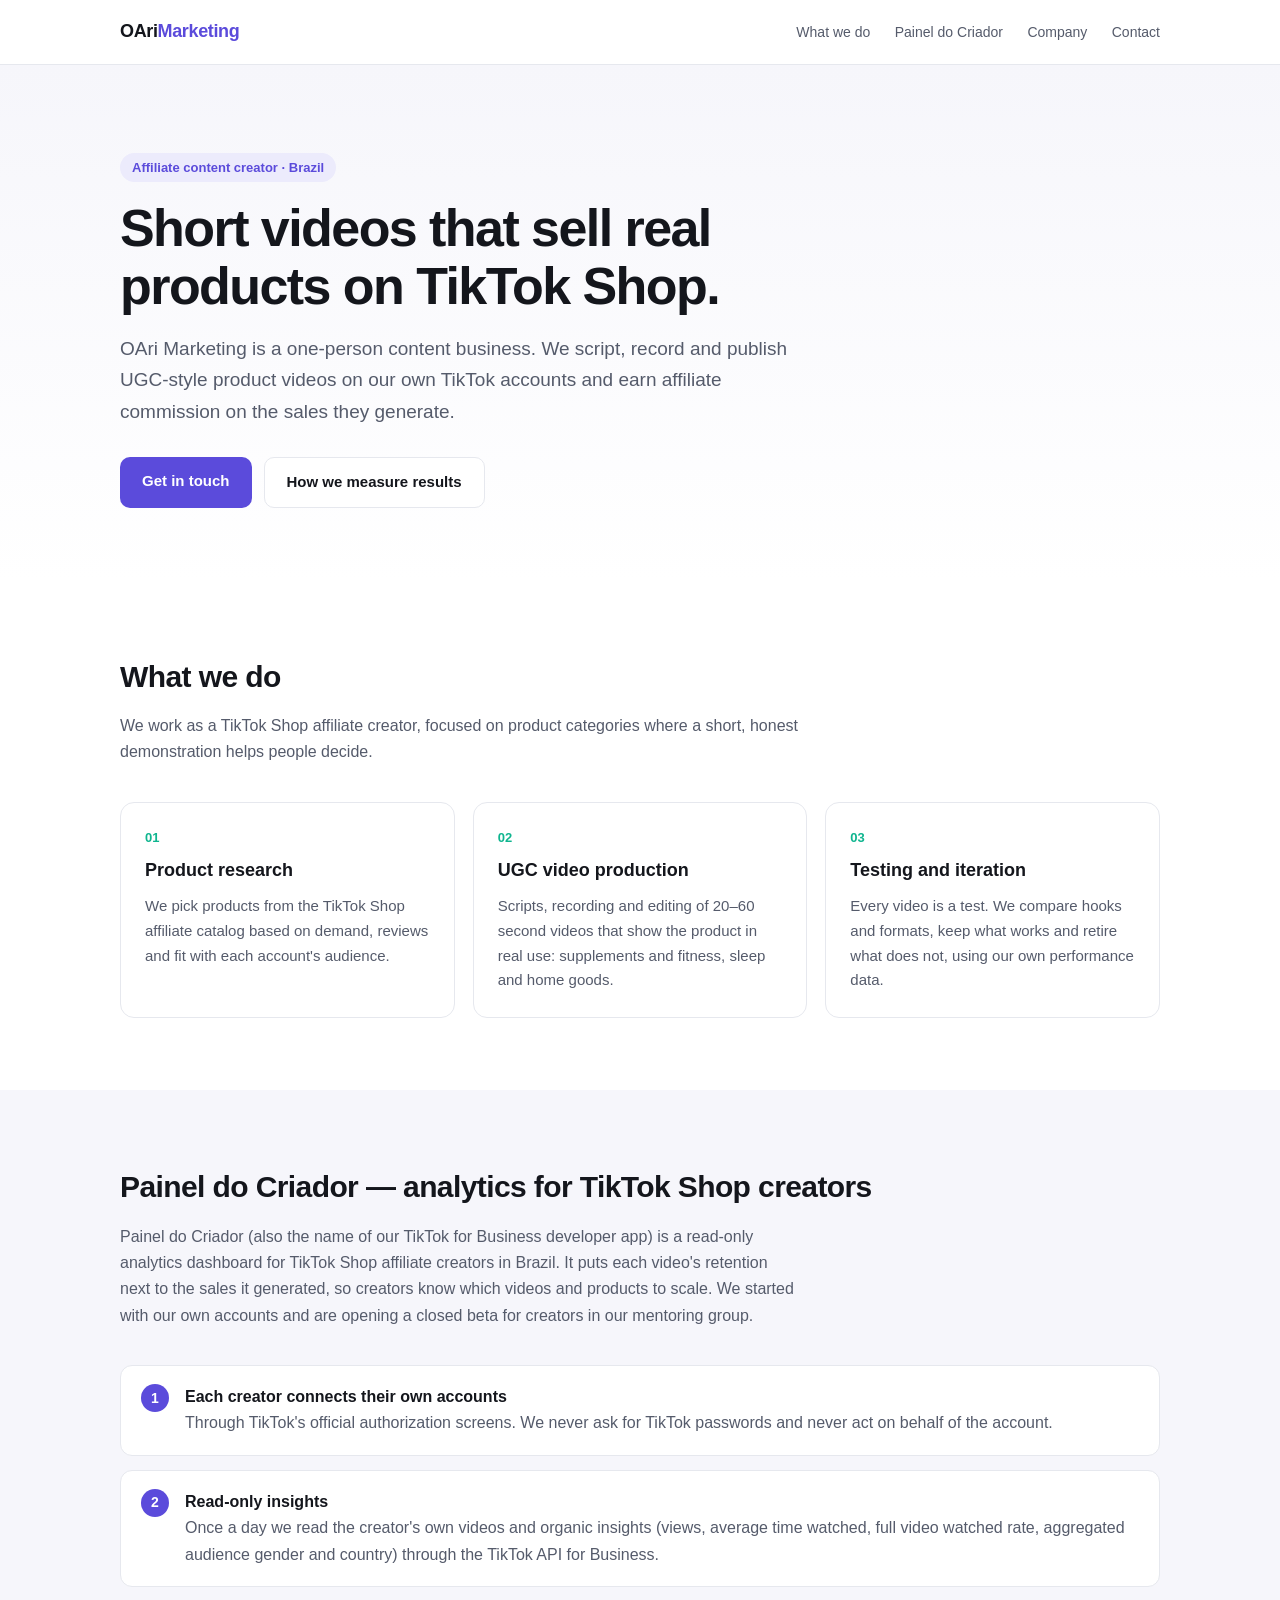
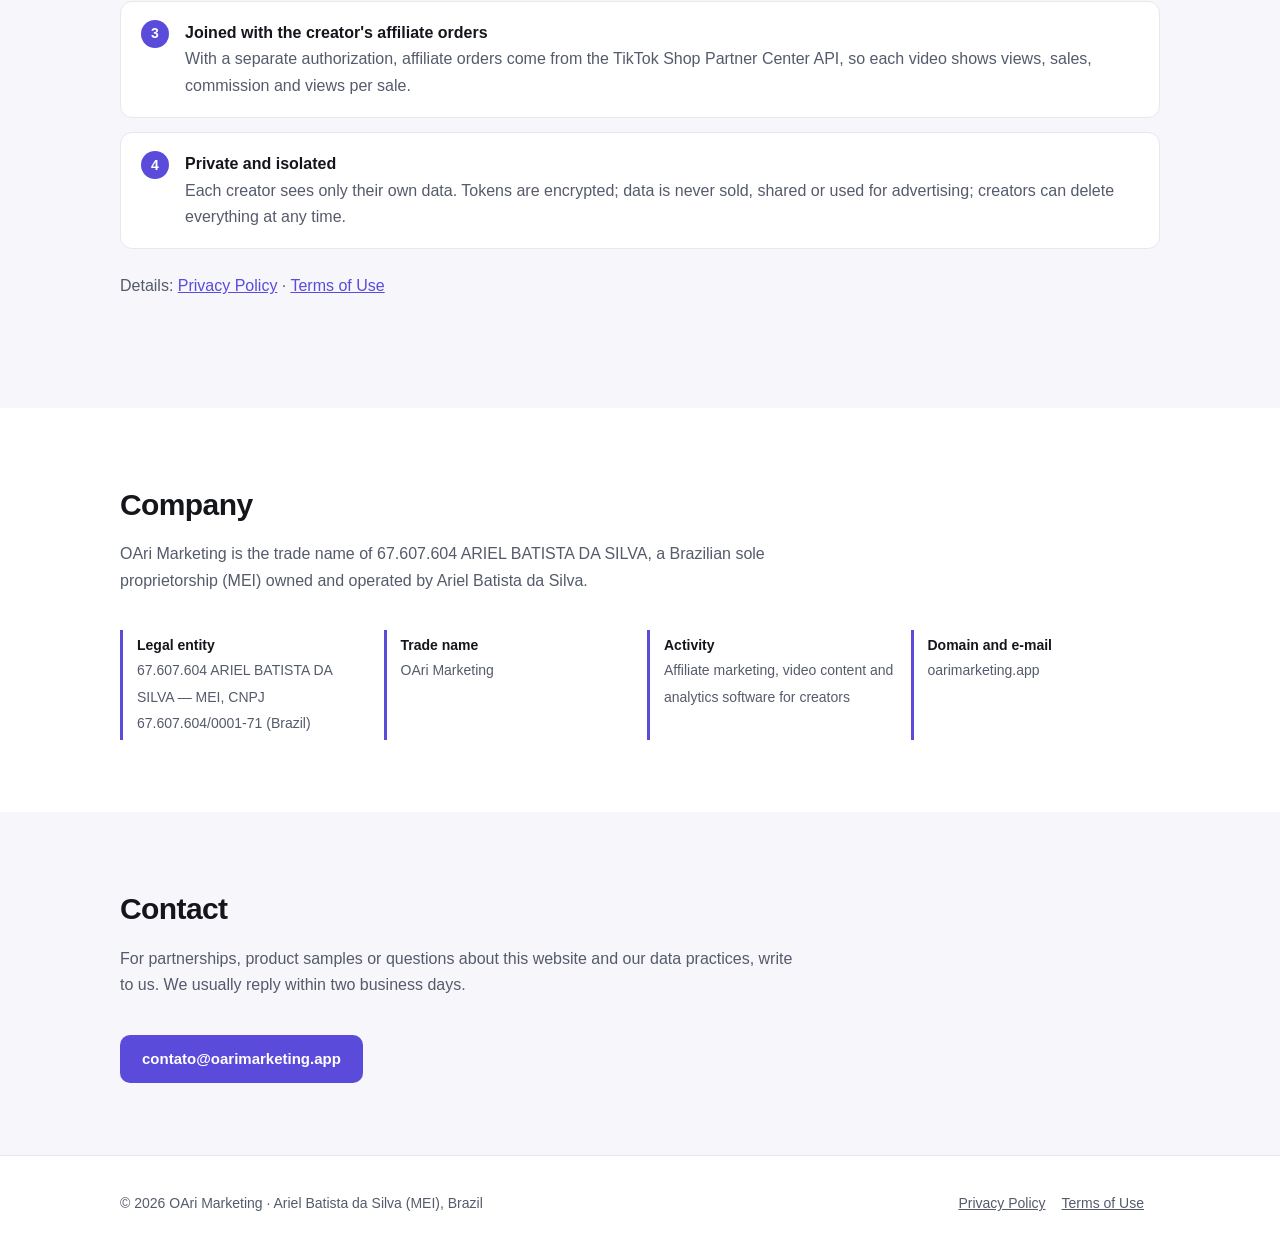
<file: index.html>
<!DOCTYPE html>
<html lang="en">
<head>
<meta charset="utf-8">
<meta name="viewport" content="width=device-width, initial-scale=1">
<title>OAri Marketing — Affiliate video content for TikTok Shop</title>
<meta name="description" content="OAri Marketing creates short-form product videos for TikTok Shop as an affiliate creator in Brazil, and builds Painel do Criador, an analytics dashboard for TikTok Shop affiliate creators.">
<link rel="stylesheet" href="style.css">
</head>
<body>
<header class="top"><div class="wrap">
  <a class="logo" href="/">OAri<span>Marketing</span></a>
  <nav>
    <a href="#what-we-do">What we do</a>
    <a href="#ari-metricas">Painel do Criador</a>
    <a class="hide-sm" href="#company">Company</a>
    <a href="#contact">Contact</a>
  </nav>
</div></header>

<main>
<section class="hero"><div class="wrap">
  <span class="eyebrow">Affiliate content creator · Brazil</span>
  <h1>Short videos that sell real products on TikTok Shop.</h1>
  <p class="lead">OAri Marketing is a one-person content business. We script, record and publish UGC-style product videos on our own TikTok accounts and earn affiliate commission on the sales they generate.</p>
  <div class="btns">
    <a class="btn pri" href="#contact">Get in touch</a>
    <a class="btn sec" href="#ari-metricas">How we measure results</a>
  </div>
</div></section>

<section id="what-we-do"><div class="wrap">
  <h2>What we do</h2>
  <p class="sub">We work as a TikTok Shop affiliate creator, focused on product categories where a short, honest demonstration helps people decide.</p>
  <div class="grid">
    <div class="card"><div class="num">01</div><h3>Product research</h3><p>We pick products from the TikTok Shop affiliate catalog based on demand, reviews and fit with each account's audience.</p></div>
    <div class="card"><div class="num">02</div><h3>UGC video production</h3><p>Scripts, recording and editing of 20–60 second videos that show the product in real use: supplements and fitness, sleep and home goods.</p></div>
    <div class="card"><div class="num">03</div><h3>Testing and iteration</h3><p>Every video is a test. We compare hooks and formats, keep what works and retire what does not, using our own performance data.</p></div>
  </div>
</div></section>

<section id="ari-metricas" class="alt"><div class="wrap">
  <h2>Painel do Criador — analytics for TikTok Shop creators</h2>
  <p class="sub">Painel do Criador (also the name of our TikTok for Business developer app) is a read-only analytics dashboard for TikTok Shop affiliate creators in Brazil. It puts each video's retention next to the sales it generated, so creators know which videos and products to scale. We started with our own accounts and are opening a closed beta for creators in our mentoring group.</p>
  <ol class="steps">
    <li><b>Each creator connects their own accounts</b>Through TikTok's official authorization screens. We never ask for TikTok passwords and never act on behalf of the account.</li>
    <li><b>Read-only insights</b>Once a day we read the creator's own videos and organic insights (views, average time watched, full video watched rate, aggregated audience gender and country) through the TikTok API for Business.</li>
    <li><b>Joined with the creator's affiliate orders</b>With a separate authorization, affiliate orders come from the TikTok Shop Partner Center API, so each video shows views, sales, commission and views per sale.</li>
    <li><b>Private and isolated</b>Each creator sees only their own data. Tokens are encrypted; data is never sold, shared or used for advertising; creators can delete everything at any time.</li>
  </ol>
  <p class="sub" style="margin-top:24px">Details: <a href="/privacy.html">Privacy Policy</a> · <a href="/terms.html">Terms of Use</a></p>
</div></section>

<section id="company"><div class="wrap">
  <h2>Company</h2>
  <p class="sub">OAri Marketing is the trade name of 67.607.604 ARIEL BATISTA DA SILVA, a Brazilian sole proprietorship (MEI) owned and operated by Ariel Batista da Silva.</p>
  <div class="facts">
    <div class="fact"><b>Legal entity</b><span>67.607.604 ARIEL BATISTA DA SILVA — MEI, CNPJ 67.607.604/0001-71 (Brazil)</span></div>
    <div class="fact"><b>Trade name</b><span>OAri Marketing</span></div>
    <div class="fact"><b>Activity</b><span>Affiliate marketing, video content and analytics software for creators</span></div>
    <div class="fact"><b>Domain and e-mail</b><span>oarimarketing.app</span></div>
  </div>
</div></section>

<section id="contact" class="alt"><div class="wrap">
  <h2>Contact</h2>
  <p class="sub">For partnerships, product samples or questions about this website and our data practices, write to us. We usually reply within two business days.</p>
  <a class="btn pri" href="mailto:contato@oarimarketing.app">contato@oarimarketing.app</a>
</div></section>
</main>

<footer><div class="wrap">
  <span>© 2026 OAri Marketing · Ariel Batista da Silva (MEI), Brazil</span>
  <span><a href="/privacy.html">Privacy Policy</a><a href="/terms.html">Terms of Use</a></span>
</div></footer>
</body>
</html>
</file>
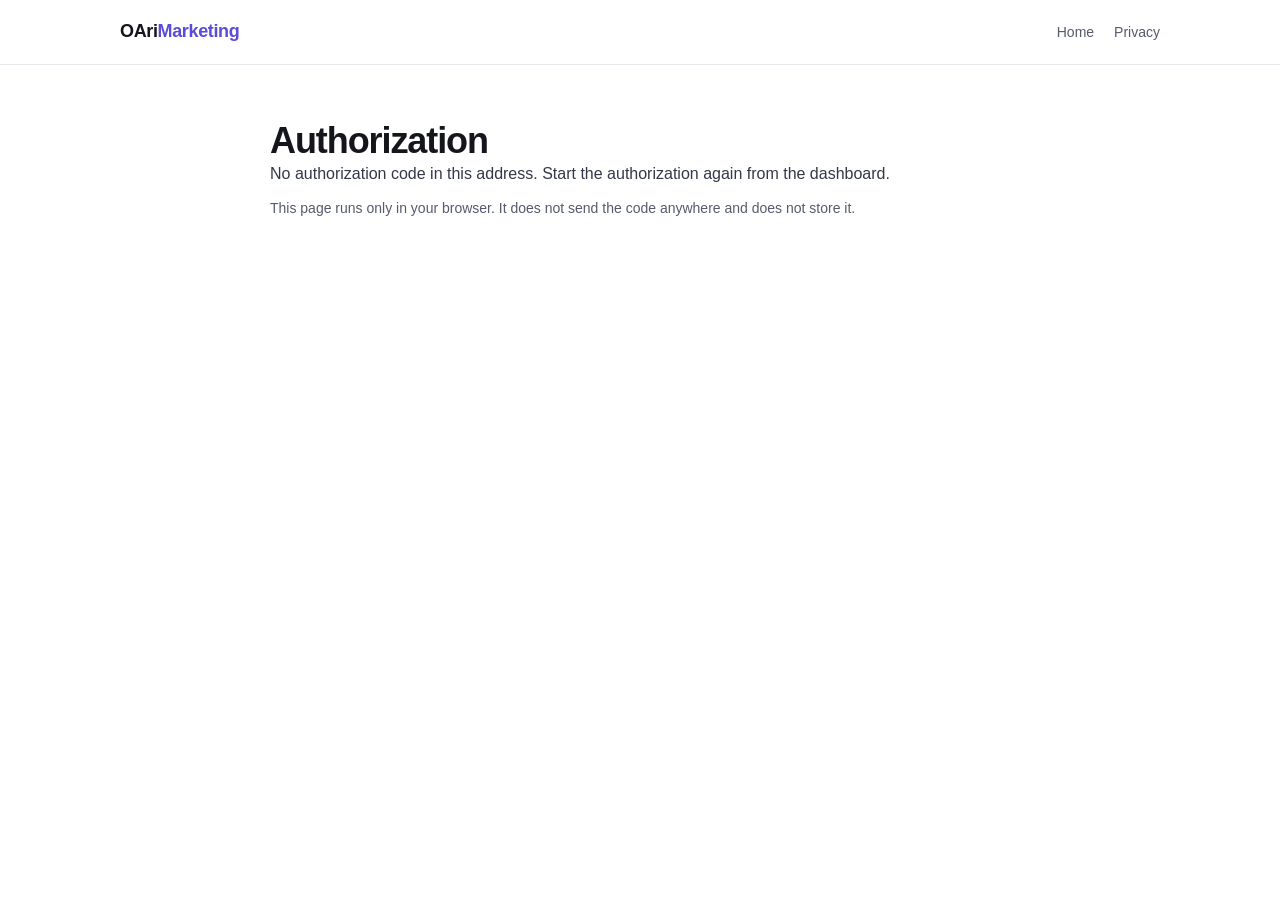
<file: callback/index.html>
<!DOCTYPE html>
<html lang="en">
<head>
<meta charset="utf-8">
<meta name="viewport" content="width=device-width, initial-scale=1">
<meta name="robots" content="noindex">
<meta name="referrer" content="no-referrer">
<title>Authorization — OAri Marketing</title>
<link rel="stylesheet" href="/style.css">
<style>
  .code{font-family:Consolas,monospace;word-break:break-all;background:#f3f4f6;border:1px solid #d1d5db;border-radius:8px;padding:14px;margin:12px 0}
  .btn{display:inline-block;background:#0f766e;color:#fff;border:0;border-radius:8px;padding:10px 18px;font-size:16px;cursor:pointer}
  .err{color:#b91c1c}
</style>
</head>
<body>
<header class="top"><div class="wrap">
  <a class="logo" href="/">OAri<span>Marketing</span></a>
  <nav><a href="/">Home</a><a href="/privacy.html">Privacy</a></nav>
</div></header>
<main class="doc"><div class="wrap">
  <h1>Authorization</h1>
  <div id="out"><p>Reading the authorization response…</p></div>
  <p class="upd">This page runs only in your browser. It does not send the code anywhere and does not store it.</p>
</div></main>
<script>
(function () {
  var p = new URLSearchParams(location.search);
  var out = document.getElementById('out');
  // Autorização iniciada pelo app rodando no PC (state "local.<fonte>.<aleatório>"):
  // devolve code e state para o próprio PC, só para estas rotas fixas.
  var st = p.get('state') || '';
  var partes = st.split('.');
  var FONTES = {partner_center: 1, business_api: 1};
  if (partes[0] === 'local' && FONTES[partes[1]] === 1 && /^[A-Za-z0-9_\-.]+$/.test(st)) {
    location.replace('http://127.0.0.1:8500/callback/' + partes[1] + '?' + p.toString());
    return;
  }
  // Autorização iniciada pelo app no servidor (state "<fonte>.<aleatório>"): devolve para o app.
  if (FONTES[partes[0]] === 1 && /^[A-Za-z0-9_\-.]+$/.test(st)) {
    location.replace('https://app.oarimarketing.app/callback/' + partes[0] + '?' + p.toString());
    return;
  }
  var code = p.get('code') || p.get('auth_code');
  var err = p.get('error') || p.get('error_description');
  function esc(s){var d=document.createElement('div');d.textContent=s;return d.innerHTML;}
  if (code) {
    out.innerHTML = '<p>Authorization received. Copy the code below and paste it in the dashboard:</p>' +
      '<div class="code" id="c">' + esc(code) + '</div>' +
      '<button class="btn" id="b">Copy code</button> <span id="ok"></span>' +
      (p.get('state') ? '<p class="upd">state: ' + esc(p.get('state')) + '</p>' : '');
    document.getElementById('b').onclick = function () {
      navigator.clipboard.writeText(code).then(function(){document.getElementById('ok').textContent='Copied.';});
    };
  } else if (err) {
    out.innerHTML = '<p class="err">Authorization was not completed: ' + esc(err) + '</p>';
  } else {
    out.innerHTML = '<p>No authorization code in this address. Start the authorization again from the dashboard.</p>';
  }
  if (history.replaceState) history.replaceState(null, '', location.pathname);
})();
</script>
</body>
</html>
</file>
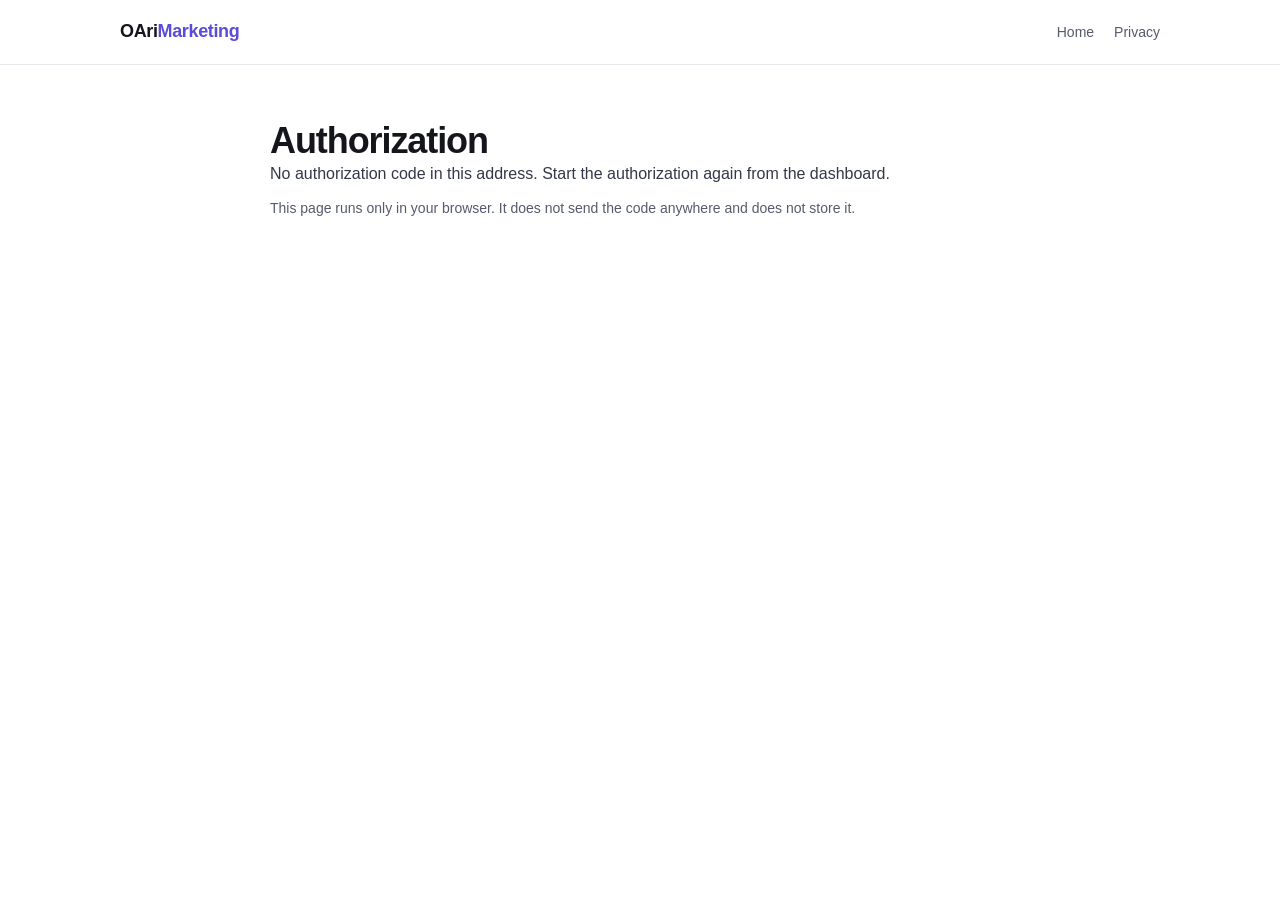
<file: callback.html>
<!DOCTYPE html>
<html lang="en">
<head>
<meta charset="utf-8">
<meta name="viewport" content="width=device-width, initial-scale=1">
<meta name="robots" content="noindex">
<meta name="referrer" content="no-referrer">
<title>Authorization — OAri Marketing</title>
<link rel="stylesheet" href="style.css">
<style>
  .code{font-family:Consolas,monospace;word-break:break-all;background:#f3f4f6;border:1px solid #d1d5db;border-radius:8px;padding:14px;margin:12px 0}
  .btn{display:inline-block;background:#0f766e;color:#fff;border:0;border-radius:8px;padding:10px 18px;font-size:16px;cursor:pointer}
  .err{color:#b91c1c}
</style>
</head>
<body>
<header class="top"><div class="wrap">
  <a class="logo" href="/">OAri<span>Marketing</span></a>
  <nav><a href="/">Home</a><a href="/privacy.html">Privacy</a></nav>
</div></header>
<main class="doc"><div class="wrap">
  <h1>Authorization</h1>
  <div id="out"><p>Reading the authorization response…</p></div>
  <p class="upd">This page runs only in your browser. It does not send the code anywhere and does not store it.</p>
</div></main>
<script>
(function () {
  var p = new URLSearchParams(location.search);
  var out = document.getElementById('out');
  // Autorização iniciada pelo app rodando no PC (state "local.<fonte>.<aleatório>"):
  // devolve code e state para o próprio PC, só para estas rotas fixas.
  var st = p.get('state') || '';
  var partes = st.split('.');
  var FONTES = {partner_center: 1, business_api: 1};
  if (partes[0] === 'local' && FONTES[partes[1]] === 1 && /^[A-Za-z0-9_\-.]+$/.test(st)) {
    location.replace('http://127.0.0.1:8500/callback/' + partes[1] + '?' + p.toString());
    return;
  }
  // Autorização iniciada pelo app no servidor (state "<fonte>.<aleatório>"): devolve para o app.
  if (FONTES[partes[0]] === 1 && /^[A-Za-z0-9_\-.]+$/.test(st)) {
    location.replace('https://app.oarimarketing.app/callback/' + partes[0] + '?' + p.toString());
    return;
  }
  var code = p.get('code') || p.get('auth_code');
  var err = p.get('error') || p.get('error_description');
  function esc(s){var d=document.createElement('div');d.textContent=s;return d.innerHTML;}
  if (code) {
    out.innerHTML = '<p>Authorization received. Copy the code below and paste it in the dashboard:</p>' +
      '<div class="code" id="c">' + esc(code) + '</div>' +
      '<button class="btn" id="b">Copy code</button> <span id="ok"></span>' +
      (p.get('state') ? '<p class="upd">state: ' + esc(p.get('state')) + '</p>' : '');
    document.getElementById('b').onclick = function () {
      navigator.clipboard.writeText(code).then(function(){document.getElementById('ok').textContent='Copied.';});
    };
  } else if (err) {
    out.innerHTML = '<p class="err">Authorization was not completed: ' + esc(err) + '</p>';
  } else {
    out.innerHTML = '<p>No authorization code in this address. Start the authorization again from the dashboard.</p>';
  }
  if (history.replaceState) history.replaceState(null, '', location.pathname);
})();
</script>
</body>
</html>
</file>
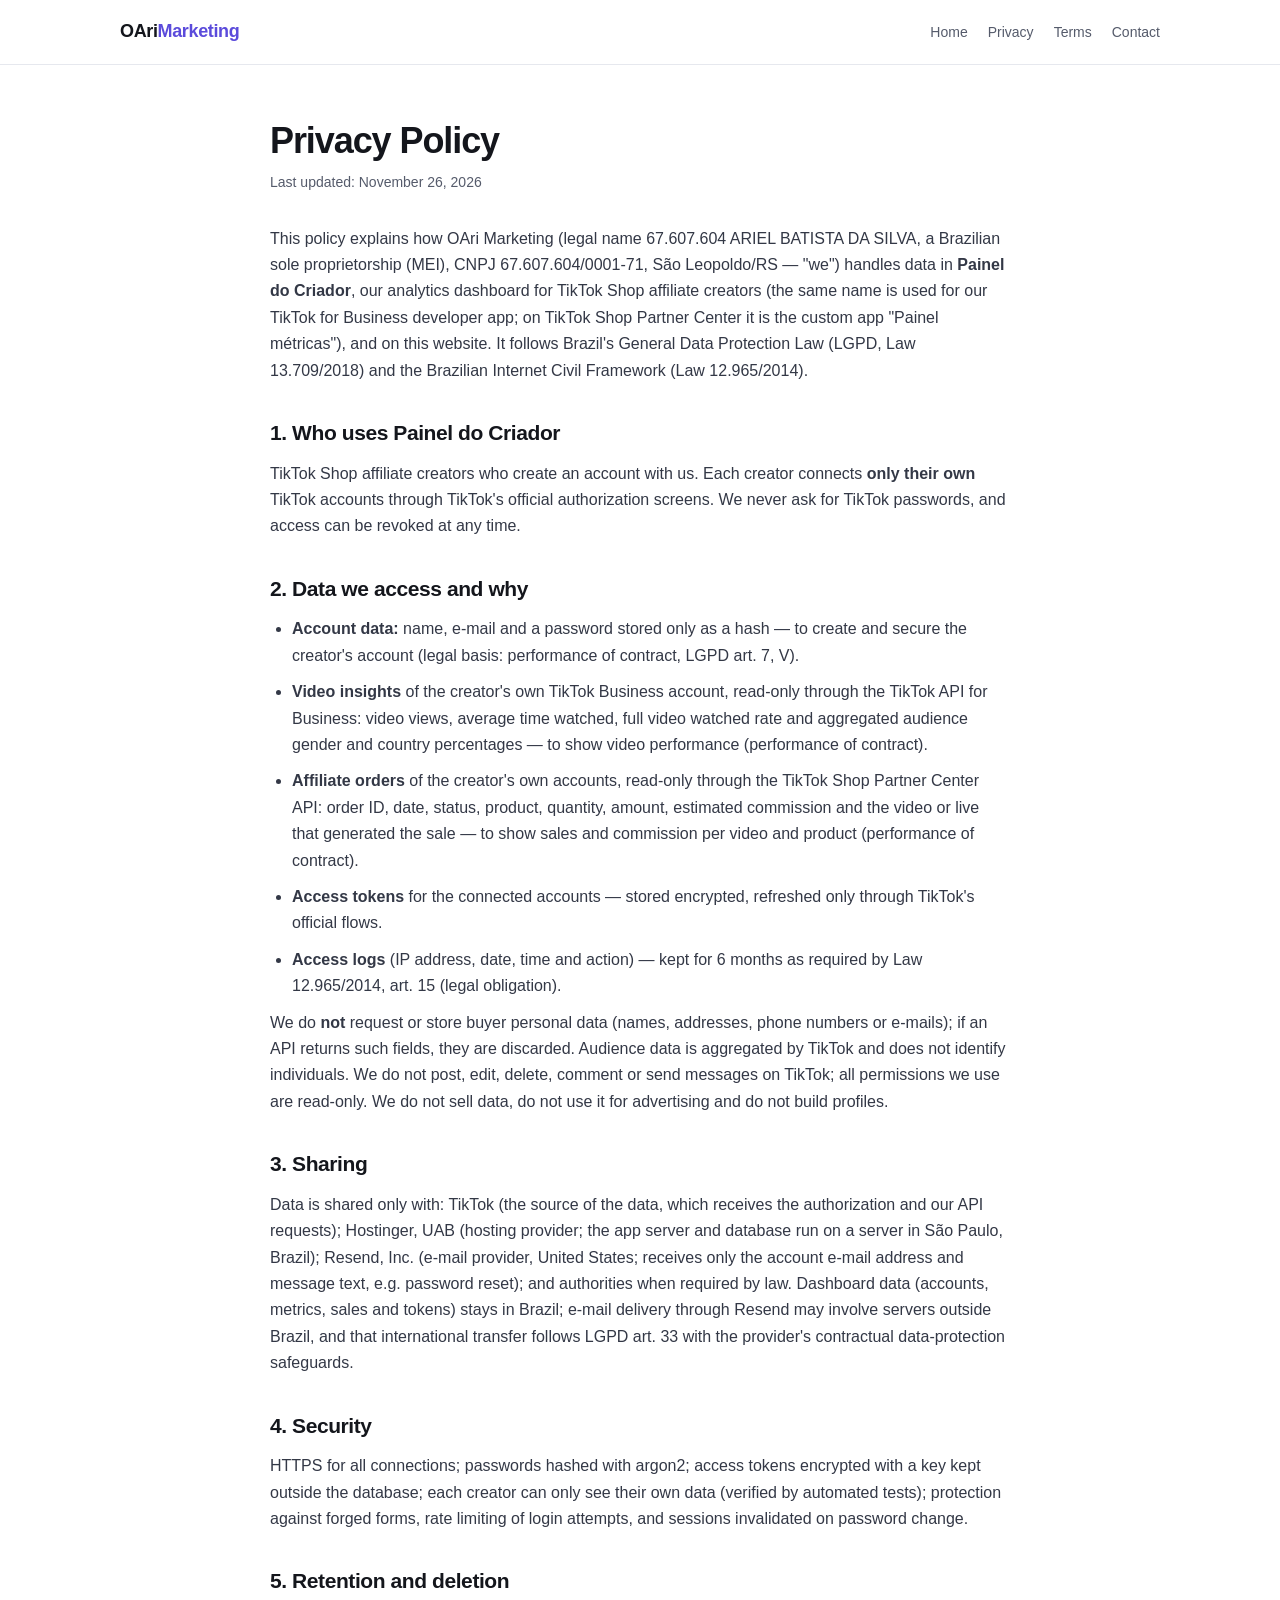
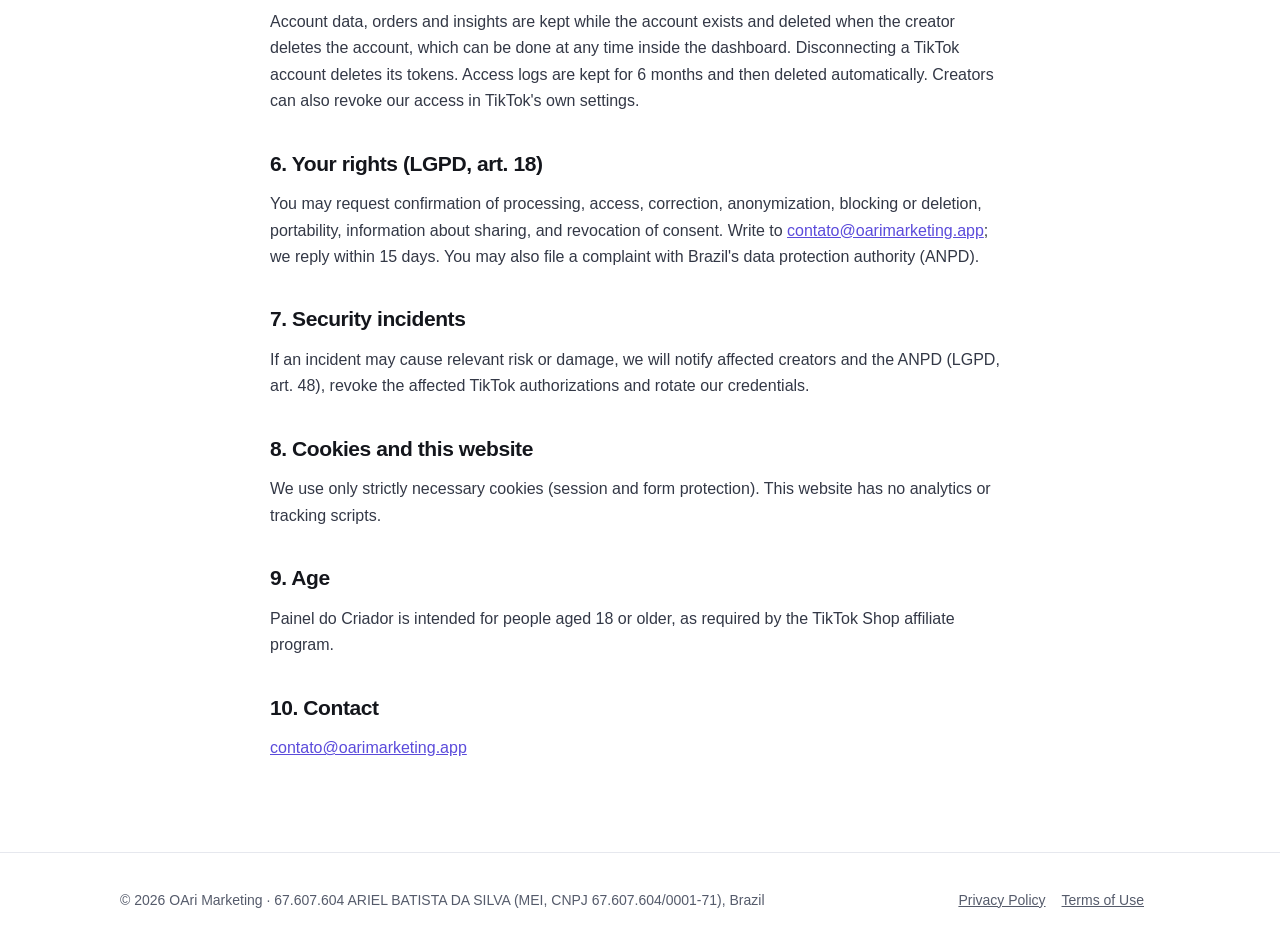
<file: privacy.html>
<!DOCTYPE html>
<html lang="en">
<head>
<meta charset="utf-8">
<meta name="viewport" content="width=device-width, initial-scale=1">
<title>Privacy Policy — OAri Marketing</title>
<link rel="stylesheet" href="style.css">
</head>
<body>
<header class="top"><div class="wrap">
  <a class="logo" href="/">OAri<span>Marketing</span></a>
  <nav><a href="/">Home</a><a href="/privacy.html">Privacy</a><a href="/terms.html">Terms</a><a href="/#contact">Contact</a></nav>
</div></header>
<main class="doc"><div class="wrap">
  <h1>Privacy Policy</h1>
  <p class="upd">Last updated: November 26, 2026</p>
  <p>This policy explains how OAri Marketing (legal name 67.607.604 ARIEL BATISTA DA SILVA, a Brazilian sole proprietorship (MEI), CNPJ 67.607.604/0001-71, São Leopoldo/RS — "we") handles data in <b>Painel do Criador</b>, our analytics dashboard for TikTok Shop affiliate creators (the same name is used for our TikTok for Business developer app; on TikTok Shop Partner Center it is the custom app "Painel métricas"), and on this website. It follows Brazil's General Data Protection Law (LGPD, Law 13.709/2018) and the Brazilian Internet Civil Framework (Law 12.965/2014).</p>

  <h2>1. Who uses Painel do Criador</h2>
  <p>TikTok Shop affiliate creators who create an account with us. Each creator connects <b>only their own</b> TikTok accounts through TikTok's official authorization screens. We never ask for TikTok passwords, and access can be revoked at any time.</p>

  <h2>2. Data we access and why</h2>
  <ul>
    <li><b>Account data:</b> name, e-mail and a password stored only as a hash — to create and secure the creator's account (legal basis: performance of contract, LGPD art. 7, V).</li>
    <li><b>Video insights</b> of the creator's own TikTok Business account, read-only through the TikTok API for Business: video views, average time watched, full video watched rate and aggregated audience gender and country percentages — to show video performance (performance of contract).</li>
    <li><b>Affiliate orders</b> of the creator's own accounts, read-only through the TikTok Shop Partner Center API: order ID, date, status, product, quantity, amount, estimated commission and the video or live that generated the sale — to show sales and commission per video and product (performance of contract).</li>
    <li><b>Access tokens</b> for the connected accounts — stored encrypted, refreshed only through TikTok's official flows.</li>
    <li><b>Access logs</b> (IP address, date, time and action) — kept for 6 months as required by Law 12.965/2014, art. 15 (legal obligation).</li>
  </ul>
  <p>We do <b>not</b> request or store buyer personal data (names, addresses, phone numbers or e-mails); if an API returns such fields, they are discarded. Audience data is aggregated by TikTok and does not identify individuals. We do not post, edit, delete, comment or send messages on TikTok; all permissions we use are read-only. We do not sell data, do not use it for advertising and do not build profiles.</p>

  <h2>3. Sharing</h2>
  <p>Data is shared only with: TikTok (the source of the data, which receives the authorization and our API requests); Hostinger, UAB (hosting provider; the app server and database run on a server in São Paulo, Brazil); Resend, Inc. (e-mail provider, United States; receives only the account e-mail address and message text, e.g. password reset); and authorities when required by law. Dashboard data (accounts, metrics, sales and tokens) stays in Brazil; e-mail delivery through Resend may involve servers outside Brazil, and that international transfer follows LGPD art. 33 with the provider's contractual data-protection safeguards.</p>

  <h2>4. Security</h2>
  <p>HTTPS for all connections; passwords hashed with argon2; access tokens encrypted with a key kept outside the database; each creator can only see their own data (verified by automated tests); protection against forged forms, rate limiting of login attempts, and sessions invalidated on password change.</p>

  <h2>5. Retention and deletion</h2>
  <p>Account data, orders and insights are kept while the account exists and deleted when the creator deletes the account, which can be done at any time inside the dashboard. Disconnecting a TikTok account deletes its tokens. Access logs are kept for 6 months and then deleted automatically. Creators can also revoke our access in TikTok's own settings.</p>

  <h2>6. Your rights (LGPD, art. 18)</h2>
  <p>You may request confirmation of processing, access, correction, anonymization, blocking or deletion, portability, information about sharing, and revocation of consent. Write to <a href="mailto:contato@oarimarketing.app">contato@oarimarketing.app</a>; we reply within 15 days. You may also file a complaint with Brazil's data protection authority (ANPD).</p>

  <h2>7. Security incidents</h2>
  <p>If an incident may cause relevant risk or damage, we will notify affected creators and the ANPD (LGPD, art. 48), revoke the affected TikTok authorizations and rotate our credentials.</p>

  <h2>8. Cookies and this website</h2>
  <p>We use only strictly necessary cookies (session and form protection). This website has no analytics or tracking scripts.</p>

  <h2>9. Age</h2>
  <p>Painel do Criador is intended for people aged 18 or older, as required by the TikTok Shop affiliate program.</p>

  <h2>10. Contact</h2>
  <p><a href="mailto:contato@oarimarketing.app">contato@oarimarketing.app</a></p>
</div></main>
<footer><div class="wrap">
  <span>© 2026 OAri Marketing · 67.607.604 ARIEL BATISTA DA SILVA (MEI, CNPJ 67.607.604/0001-71), Brazil</span>
  <span><a href="/privacy.html">Privacy Policy</a><a href="/terms.html">Terms of Use</a></span>
</div></footer>
</body>
</html>
</file>
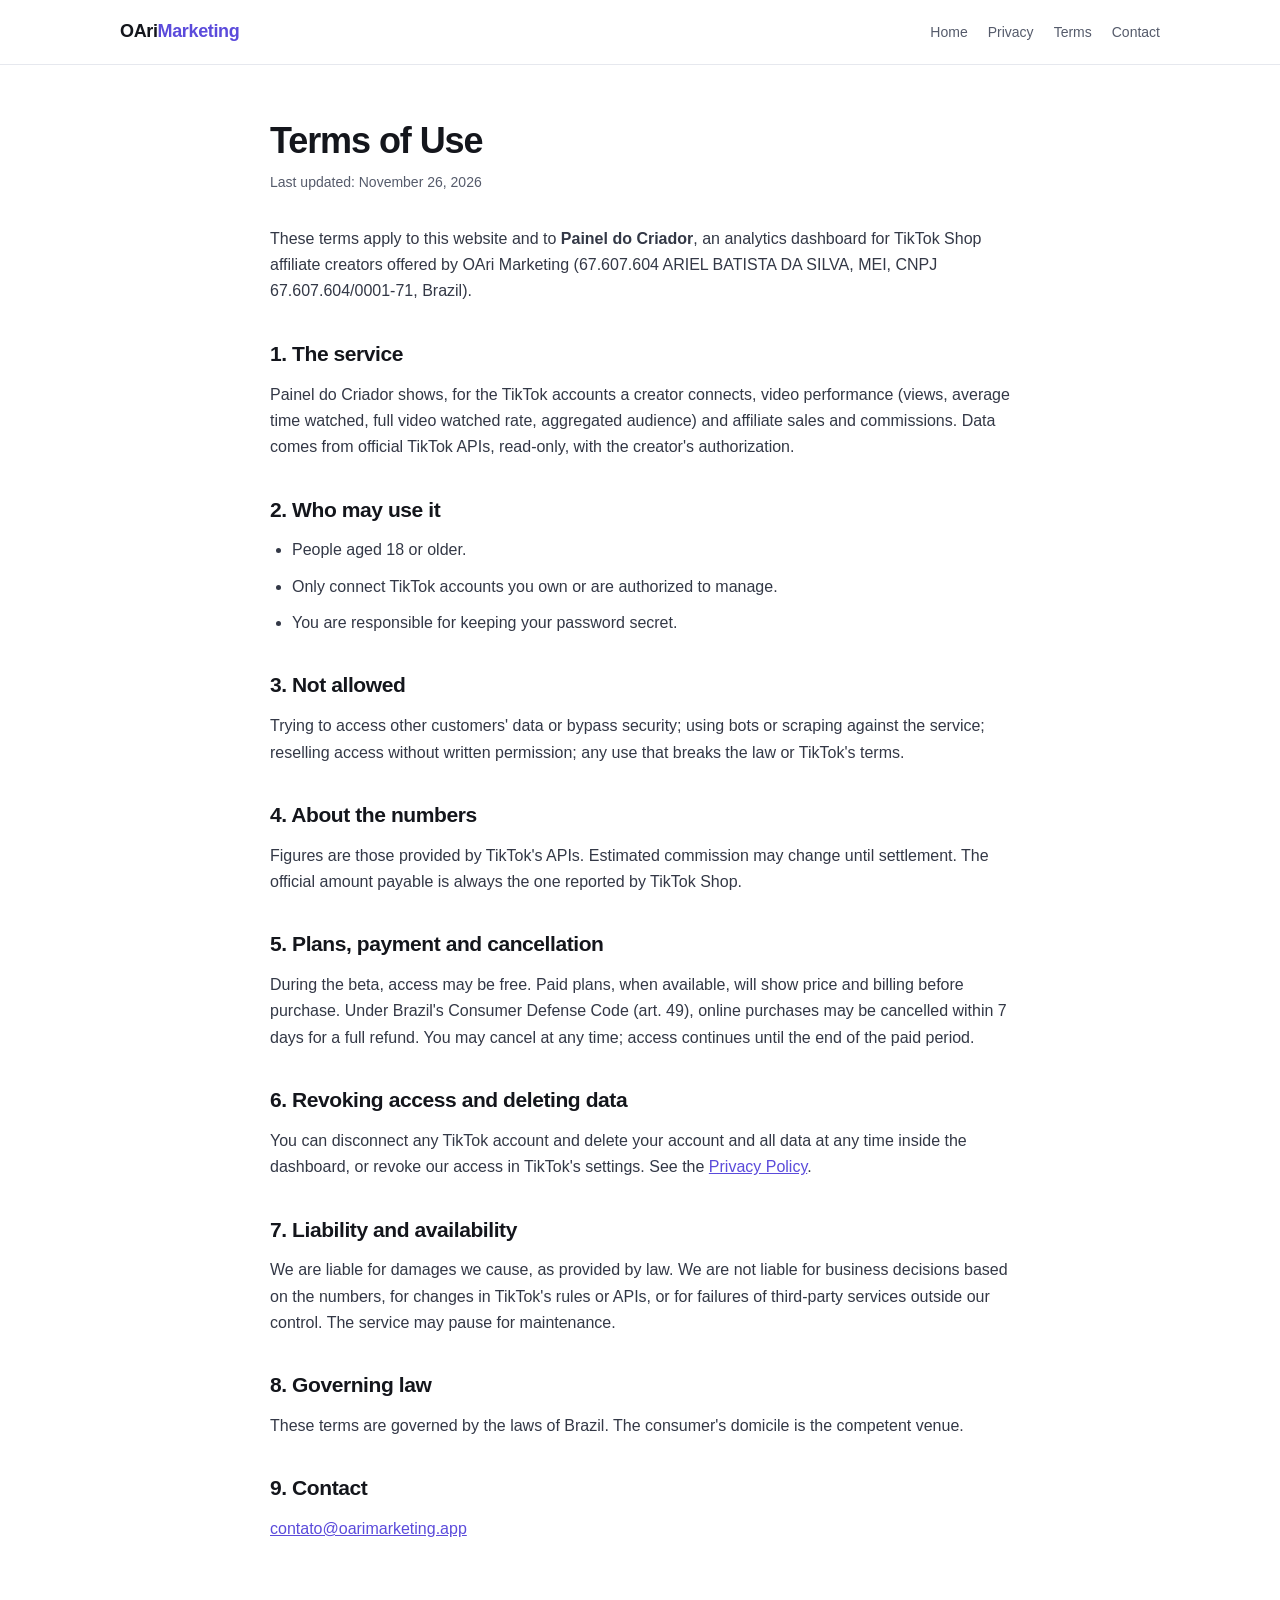
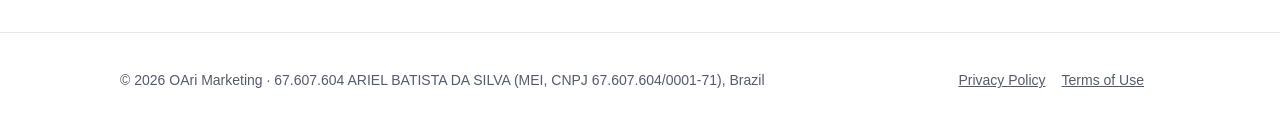
<file: terms.html>
<!DOCTYPE html>
<html lang="en">
<head>
<meta charset="utf-8">
<meta name="viewport" content="width=device-width, initial-scale=1">
<title>Terms of Use — OAri Marketing</title>
<link rel="stylesheet" href="style.css">
</head>
<body>
<header class="top"><div class="wrap">
  <a class="logo" href="/">OAri<span>Marketing</span></a>
  <nav><a href="/">Home</a><a href="/privacy.html">Privacy</a><a href="/terms.html">Terms</a><a href="/#contact">Contact</a></nav>
</div></header>
<main class="doc"><div class="wrap">
  <h1>Terms of Use</h1>
  <p class="upd">Last updated: November 26, 2026</p>
  <p>These terms apply to this website and to <b>Painel do Criador</b>, an analytics dashboard for TikTok Shop affiliate creators offered by OAri Marketing (67.607.604 ARIEL BATISTA DA SILVA, MEI, CNPJ 67.607.604/0001-71, Brazil).</p>

  <h2>1. The service</h2>
  <p>Painel do Criador shows, for the TikTok accounts a creator connects, video performance (views, average time watched, full video watched rate, aggregated audience) and affiliate sales and commissions. Data comes from official TikTok APIs, read-only, with the creator's authorization.</p>

  <h2>2. Who may use it</h2>
  <ul>
    <li>People aged 18 or older.</li>
    <li>Only connect TikTok accounts you own or are authorized to manage.</li>
    <li>You are responsible for keeping your password secret.</li>
  </ul>

  <h2>3. Not allowed</h2>
  <p>Trying to access other customers' data or bypass security; using bots or scraping against the service; reselling access without written permission; any use that breaks the law or TikTok's terms.</p>

  <h2>4. About the numbers</h2>
  <p>Figures are those provided by TikTok's APIs. Estimated commission may change until settlement. The official amount payable is always the one reported by TikTok Shop.</p>

  <h2>5. Plans, payment and cancellation</h2>
  <p>During the beta, access may be free. Paid plans, when available, will show price and billing before purchase. Under Brazil's Consumer Defense Code (art. 49), online purchases may be cancelled within 7 days for a full refund. You may cancel at any time; access continues until the end of the paid period.</p>

  <h2>6. Revoking access and deleting data</h2>
  <p>You can disconnect any TikTok account and delete your account and all data at any time inside the dashboard, or revoke our access in TikTok's settings. See the <a href="/privacy.html">Privacy Policy</a>.</p>

  <h2>7. Liability and availability</h2>
  <p>We are liable for damages we cause, as provided by law. We are not liable for business decisions based on the numbers, for changes in TikTok's rules or APIs, or for failures of third-party services outside our control. The service may pause for maintenance.</p>

  <h2>8. Governing law</h2>
  <p>These terms are governed by the laws of Brazil. The consumer's domicile is the competent venue.</p>

  <h2>9. Contact</h2>
  <p><a href="mailto:contato@oarimarketing.app">contato@oarimarketing.app</a></p>
</div></main>
<footer><div class="wrap">
  <span>© 2026 OAri Marketing · 67.607.604 ARIEL BATISTA DA SILVA (MEI, CNPJ 67.607.604/0001-71), Brazil</span>
  <span><a href="/privacy.html">Privacy Policy</a><a href="/terms.html">Terms of Use</a></span>
</div></footer>
</body>
</html>
</file>
<file: style.css>
:root {
  --ink: #14161c; --soft: #555b6b; --line: #e6e8ee; --bg: #ffffff; --tint: #f6f6fb;
  --brand: #5b4bdb; --brand-ink: #ffffff; --accent: #0fb58f;
}
* { box-sizing: border-box; margin: 0; }
html { scroll-behavior: smooth; }
body { font: 16px/1.65 "Inter", -apple-system, "Segoe UI", Roboto, sans-serif; color: var(--ink); background: var(--bg); }
a { color: var(--brand); }
.wrap { max-width: 1080px; margin: 0 auto; padding: 0 20px; }
header.top { position: sticky; top: 0; z-index: 5; background: rgba(255,255,255,.92); backdrop-filter: blur(8px); border-bottom: 1px solid var(--line); }
header.top .wrap { display: flex; align-items: center; justify-content: space-between; height: 64px; gap: 16px; }
.logo { font-weight: 800; font-size: 18px; color: var(--ink); text-decoration: none; letter-spacing: -.02em; }
.logo span { color: var(--brand); }
nav a { color: var(--soft); text-decoration: none; margin-left: 20px; font-size: 14px; font-weight: 500; }
nav a:hover { color: var(--ink); }
.hero { padding: 88px 0 72px; background: linear-gradient(180deg, var(--tint), var(--bg)); }
.eyebrow { display: inline-block; font-size: 13px; font-weight: 600; color: var(--brand); background: #ecebfc; padding: 4px 12px; border-radius: 99px; margin-bottom: 18px; }
h1 { font-size: clamp(32px, 5vw, 52px); line-height: 1.1; letter-spacing: -.03em; max-width: 780px; }
.lead { font-size: 19px; color: var(--soft); max-width: 680px; margin-top: 18px; }
.btns { margin-top: 30px; display: flex; gap: 12px; flex-wrap: wrap; }
.btn { display: inline-block; padding: 12px 22px; border-radius: 10px; font-weight: 600; text-decoration: none; font-size: 15px; }
.btn.pri { background: var(--brand); color: var(--brand-ink); }
.btn.sec { border: 1px solid var(--line); color: var(--ink); background: #fff; }
section { padding: 72px 0; }
section.alt { background: var(--tint); }
h2 { font-size: 30px; letter-spacing: -.02em; margin-bottom: 12px; }
.sub { color: var(--soft); max-width: 680px; margin-bottom: 36px; }
.grid { display: grid; grid-template-columns: repeat(auto-fit, minmax(min(280px, 100%), 1fr)); gap: 18px; }
.card { background: #fff; border: 1px solid var(--line); border-radius: 14px; padding: 24px; }
.card h3 { font-size: 18px; margin-bottom: 8px; }
.card p { color: var(--soft); font-size: 15px; }
.num { font-size: 13px; font-weight: 700; color: var(--accent); margin-bottom: 8px; }
.steps { counter-reset: s; list-style: none; padding: 0; display: grid; gap: 14px; }
.steps li { background: #fff; border: 1px solid var(--line); border-radius: 12px; padding: 18px 20px 18px 64px; position: relative; color: var(--soft); }
.steps li b { color: var(--ink); display: block; }
.steps li::before { counter-increment: s; content: counter(s); position: absolute; left: 20px; top: 18px; width: 28px; height: 28px; border-radius: 50%; background: var(--brand); color: #fff; font-weight: 700; font-size: 14px; display: grid; place-items: center; }
.facts { display: grid; grid-template-columns: repeat(auto-fit, minmax(min(220px, 100%), 1fr)); gap: 14px; }
.fact { border-left: 3px solid var(--brand); padding: 4px 0 4px 14px; }
.fact b { display: block; font-size: 14px; }
.fact span { color: var(--soft); font-size: 14px; }
footer { border-top: 1px solid var(--line); padding: 36px 0; color: var(--soft); font-size: 14px; }
footer .wrap { display: flex; justify-content: space-between; flex-wrap: wrap; gap: 16px; }
footer a { color: var(--soft); margin-right: 16px; }
.doc { padding: 56px 0 80px; }
.doc .wrap { max-width: 780px; }
.doc h1 { font-size: 36px; }
.doc .upd { color: var(--soft); margin: 10px 0 32px; font-size: 14px; }
.doc h2 { font-size: 21px; margin: 32px 0 10px; }
.doc p, .doc li { color: #333846; margin-bottom: 10px; }
.doc ul { padding-left: 22px; }
@media (max-width: 640px) {
  nav a { margin-left: 12px; font-size: 13px; }
  nav a.hide-sm, nav a:not(:last-child) { display: none; }
  .hero { padding: 56px 0 48px; }
  section { padding: 52px 0; }
}
</file>
